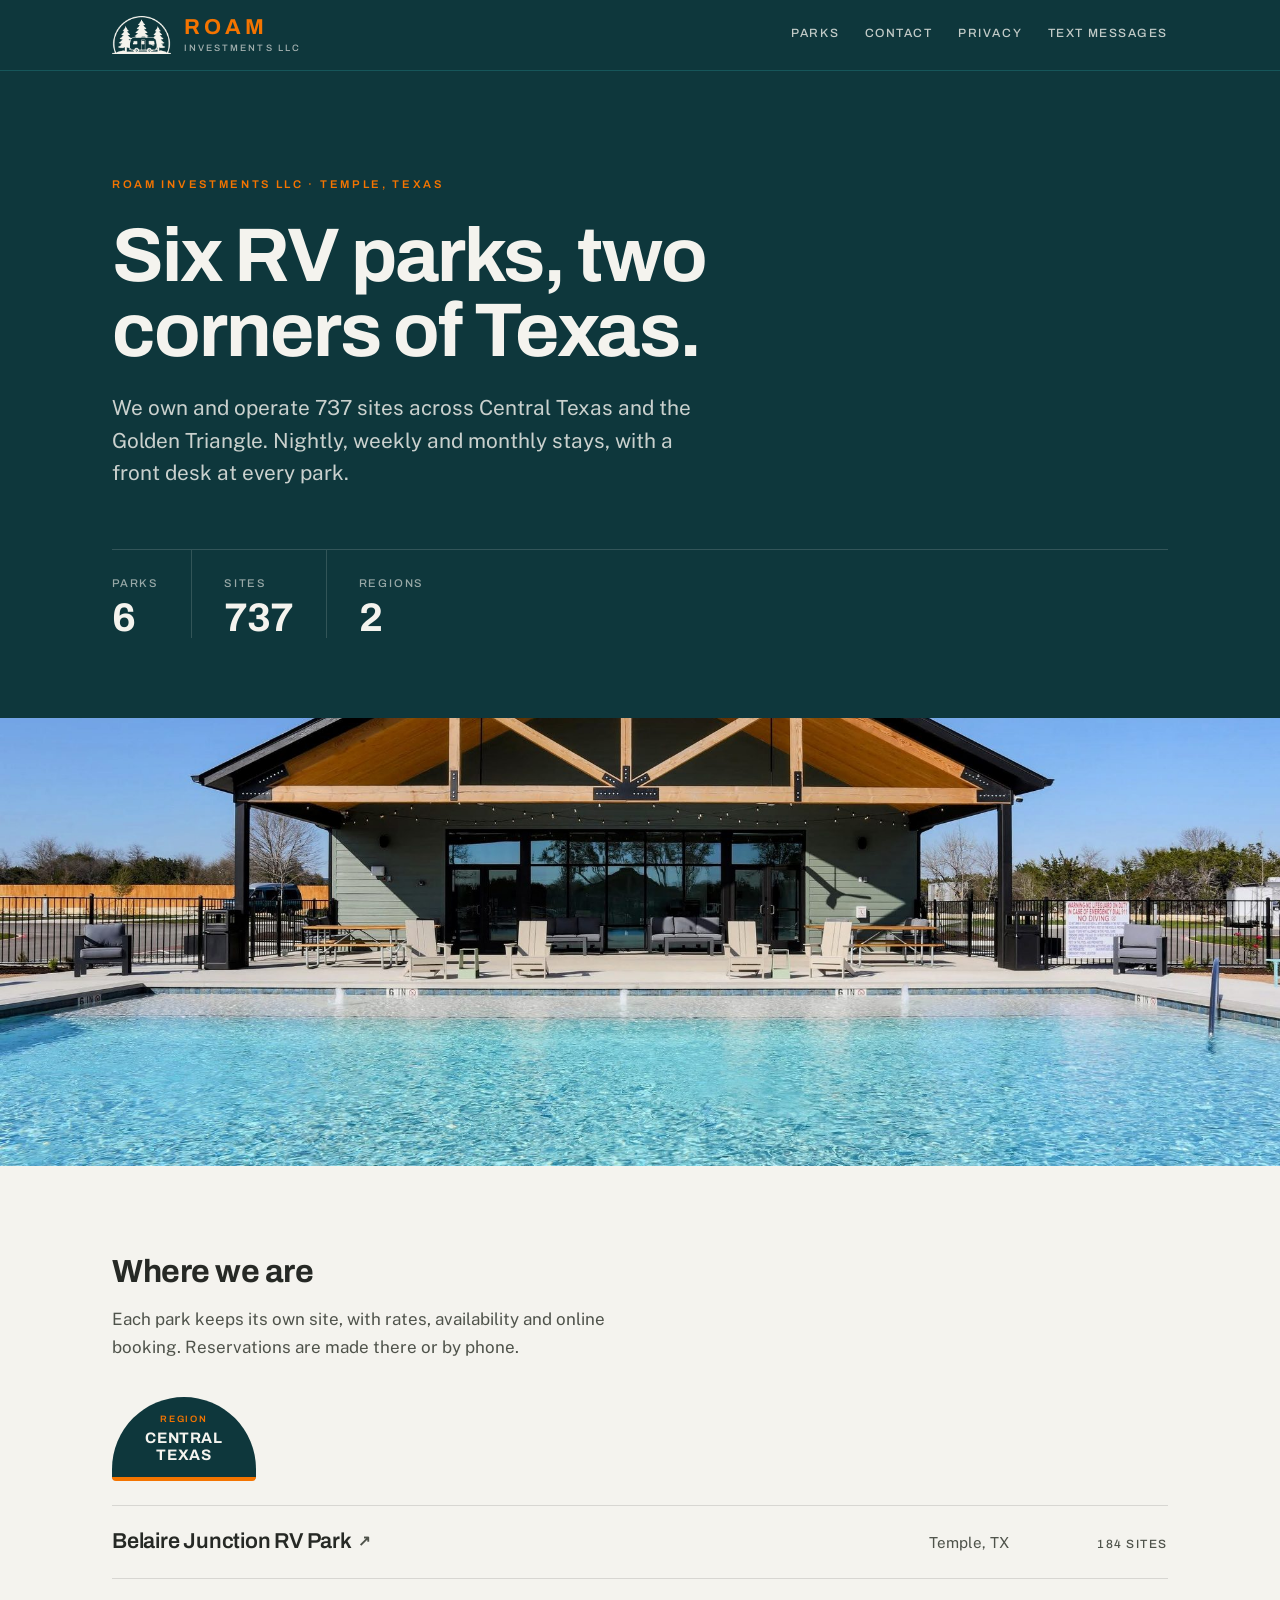
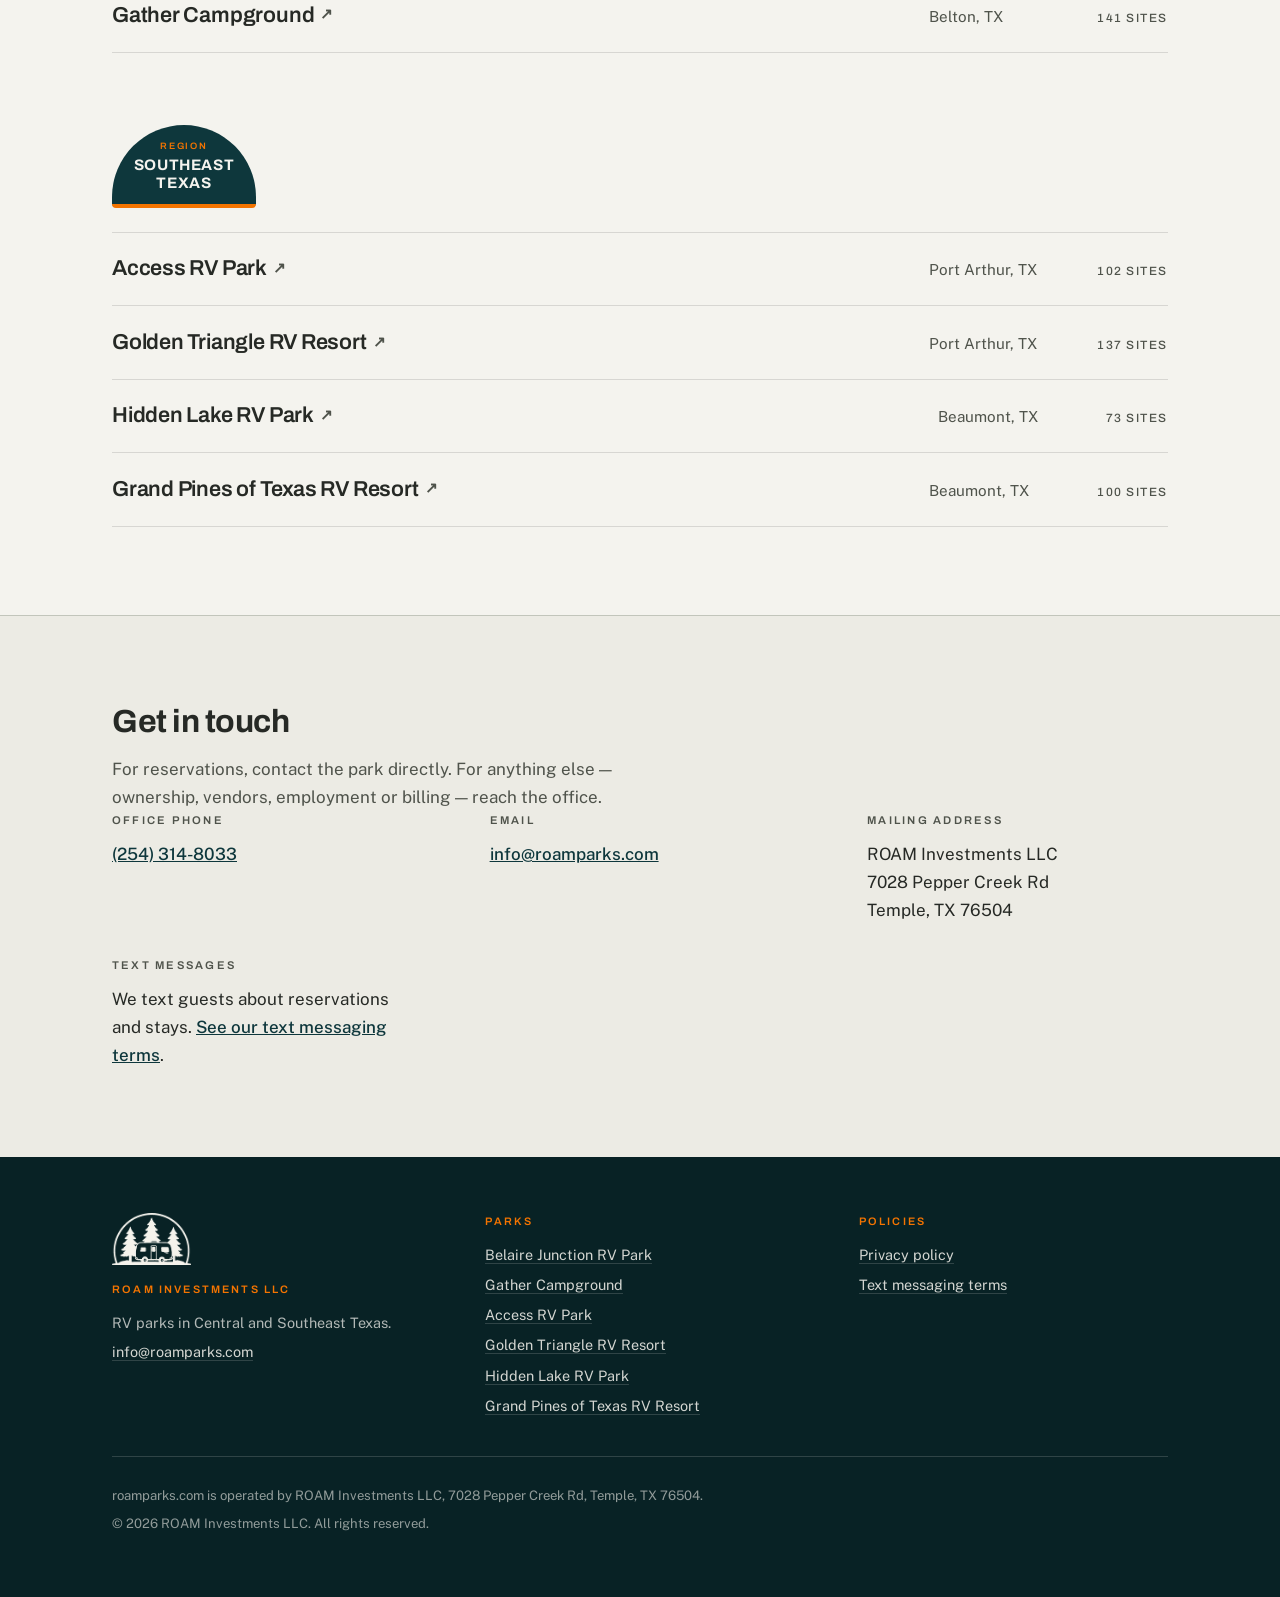
<file: index.html>
<!DOCTYPE html>
<html lang="en">
<head>
<meta charset="utf-8">
<meta name="viewport" content="width=device-width, initial-scale=1">
<title>ROAM Investments LLC — RV parks in Central and Southeast Texas</title>
<meta name="description" content="ROAM Investments LLC owns and operates six RV parks in Texas — 737 sites across Central Texas and the Golden Triangle.">
<meta property="og:title" content="ROAM Investments LLC">
<meta property="og:description" content="Six RV parks, 737 sites, across Central and Southeast Texas.">
<meta property="og:type" content="website">
<link rel="preconnect" href="https://fonts.googleapis.com">
<link rel="preconnect" href="https://fonts.gstatic.com" crossorigin>
<link href="https://fonts.googleapis.com/css2?family=Archivo:wght@500;600;700&family=Public+Sans:wght@400;500&display=swap" rel="stylesheet">
<!-- Interim office line: Belaire Junction, (254) 314-8033. Swap for the ROAM corporate line when provisioned. -->
<link rel="icon" href="icon-512.png" sizes="512x512">
<link rel="apple-touch-icon" href="apple-touch-icon.png">
<link rel="stylesheet" href="styles.css">
</head>
<body>
<a class="skip" href="#main">Skip to content</a>

<header class="masthead">
  <div class="wrap masthead__inner">
    <a class="lockup" href="/">
      <img src="roam-badge-white.png" alt="" width="183" height="120">
      <span class="lockup__text">
        <span class="lockup__name">ROAM</span>
        <span class="lockup__sub">Investments LLC</span>
      </span>
    </a>
    <nav aria-label="Main">
      <a href="#parks">Parks</a>
      <a href="#contact">Contact</a>
      <a href="privacy.html">Privacy</a>
      <a href="sms-terms.html">Text messages</a>
    </nav>
  </div>
</header>

<main id="main">

  <section class="hero">
    <div class="wrap">
      <p class="eyebrow rise">ROAM Investments LLC &middot; Temple, Texas</p>
      <h1 class="rise">Six RV parks, two corners of Texas.</h1>
      <p class="hero__lede rise">We own and operate 737 sites across Central Texas and the
        Golden Triangle. Nightly, weekly and monthly stays, with a front desk at every park.</p>

      <dl class="tally rise">
        <div><dt>Parks</dt><dd>6</dd></div>
        <div><dt>Sites</dt><dd>737</dd></div>
        <div><dt>Regions</dt><dd>2</dd></div>
      </dl>
    </div>
  </section>

  <figure class="plate">
    <img src="hero.jpg" width="2000" height="1333"
         alt="The pool and clubhouse pavilion at a ROAM RV park under a clear Texas sky."
         loading="eager" decoding="async">
  </figure>

  <section class="section" id="parks">
    <div class="wrap">
      <h2>Where we are</h2>
      <p class="section__lede">Each park keeps its own site, with rates, availability and
        online booking. Reservations are made there or by phone.</p>

      <div class="region">
        <div class="marker">
          <span class="marker__top">Region</span>
          <span class="marker__label">Central<br>Texas</span>
        </div>
        <ul class="parks">
          <li>
            <span class="park__name">
              <a href="https://belairejunctionrvpark.com/" rel="noopener">Belaire Junction RV Park</a>
            </span>
            <span class="park__place">Temple, TX</span>
            <span class="park__sites">184 sites</span>
          </li>
          <li>
            <span class="park__name">
              <a href="https://gathercampgroundbellcounty.com/" rel="noopener">Gather Campground</a>
            </span>
            <span class="park__place">Belton, TX</span>
            <span class="park__sites">141 sites</span>
          </li>
        </ul>
      </div>

      <div class="region">
        <div class="marker">
          <span class="marker__top">Region</span>
          <span class="marker__label">Southeast<br>Texas</span>
        </div>
        <ul class="parks">
          <li>
            <span class="park__name">
              <a href="https://www.accessrvpark.com/" rel="noopener">Access RV Park</a>
            </span>
            <span class="park__place">Port Arthur, TX</span>
            <span class="park__sites">102 sites</span>
          </li>
          <li>
            <span class="park__name">
              <a href="https://goldentrianglervresort.com/" rel="noopener">Golden Triangle RV Resort</a>
            </span>
            <span class="park__place">Port Arthur, TX</span>
            <span class="park__sites">137 sites</span>
          </li>
          <li>
            <span class="park__name">
              <a href="https://www.hiddenlakervparktx.com/" rel="noopener">Hidden Lake RV Park</a>
            </span>
            <span class="park__place">Beaumont, TX</span>
            <span class="park__sites">73 sites</span>
          </li>
          <li>
            <span class="park__name">
              <a href="https://grandpinesrvresort.com/" rel="noopener">Grand Pines of Texas RV Resort</a>
            </span>
            <span class="park__place">Beaumont, TX</span>
            <span class="park__sites">100 sites</span>
          </li>
        </ul>
      </div>
    </div>
  </section>

  <section class="section contact" id="contact">
    <div class="wrap">
      <h2>Get in touch</h2>
      <p class="section__lede">For reservations, contact the park directly. For anything
        else — ownership, vendors, employment or billing — reach the office.</p>
      <div class="contact__grid">
        <div>
          <h3>Office phone</h3>
          <!-- TODO: replace with the ROAM Investments corporate line before publishing -->
          <p><a href="tel:+12543148033">(254) 314-8033</a></p>
        </div>
        <div>
          <h3>Email</h3>
          <p><a href="mailto:info@roamparks.com">info@roamparks.com</a></p>
        </div>
        <div>
          <h3>Mailing address</h3>
          <p>ROAM Investments LLC<br>
             7028 Pepper Creek Rd<br>
             Temple, TX 76504</p>
        </div>
        <div>
          <h3>Text messages</h3>
          <p>We text guests about reservations and stays.
             <a href="sms-terms.html">See our text messaging terms</a>.</p>
        </div>
      </div>
    </div>
  </section>

</main>

<footer class="foot">
  <div class="wrap">
    <div class="foot__grid">
      <div>
        <img class="foot__mark" src="roam-badge-white.png" alt="ROAM Investments LLC" width="183" height="120">
        <h4>ROAM Investments LLC</h4>
        <p>RV parks in Central and Southeast Texas.</p>
        <p><a href="mailto:info@roamparks.com">info@roamparks.com</a></p>
      </div>
      <div>
        <h4>Parks</h4>
        <ul>
          <li><a href="https://belairejunctionrvpark.com/" rel="noopener">Belaire Junction RV Park</a></li>
          <li><a href="https://gathercampgroundbellcounty.com/" rel="noopener">Gather Campground</a></li>
          <li><a href="https://www.accessrvpark.com/" rel="noopener">Access RV Park</a></li>
          <li><a href="https://goldentrianglervresort.com/" rel="noopener">Golden Triangle RV Resort</a></li>
          <li><a href="https://www.hiddenlakervparktx.com/" rel="noopener">Hidden Lake RV Park</a></li>
          <li><a href="https://grandpinesrvresort.com/" rel="noopener">Grand Pines of Texas RV Resort</a></li>
        </ul>
      </div>
      <div>
        <h4>Policies</h4>
        <ul>
          <li><a href="privacy.html">Privacy policy</a></li>
          <li><a href="sms-terms.html">Text messaging terms</a></li>
        </ul>
      </div>
    </div>
    <div class="foot__legal">
      <p>roamparks.com is operated by ROAM Investments LLC, 7028 Pepper Creek Rd, Temple, TX 76504.</p>
      <p>&copy; 2026 ROAM Investments LLC. All rights reserved.</p>
    </div>
  </div>
</footer>

</body>
</html>
</file>
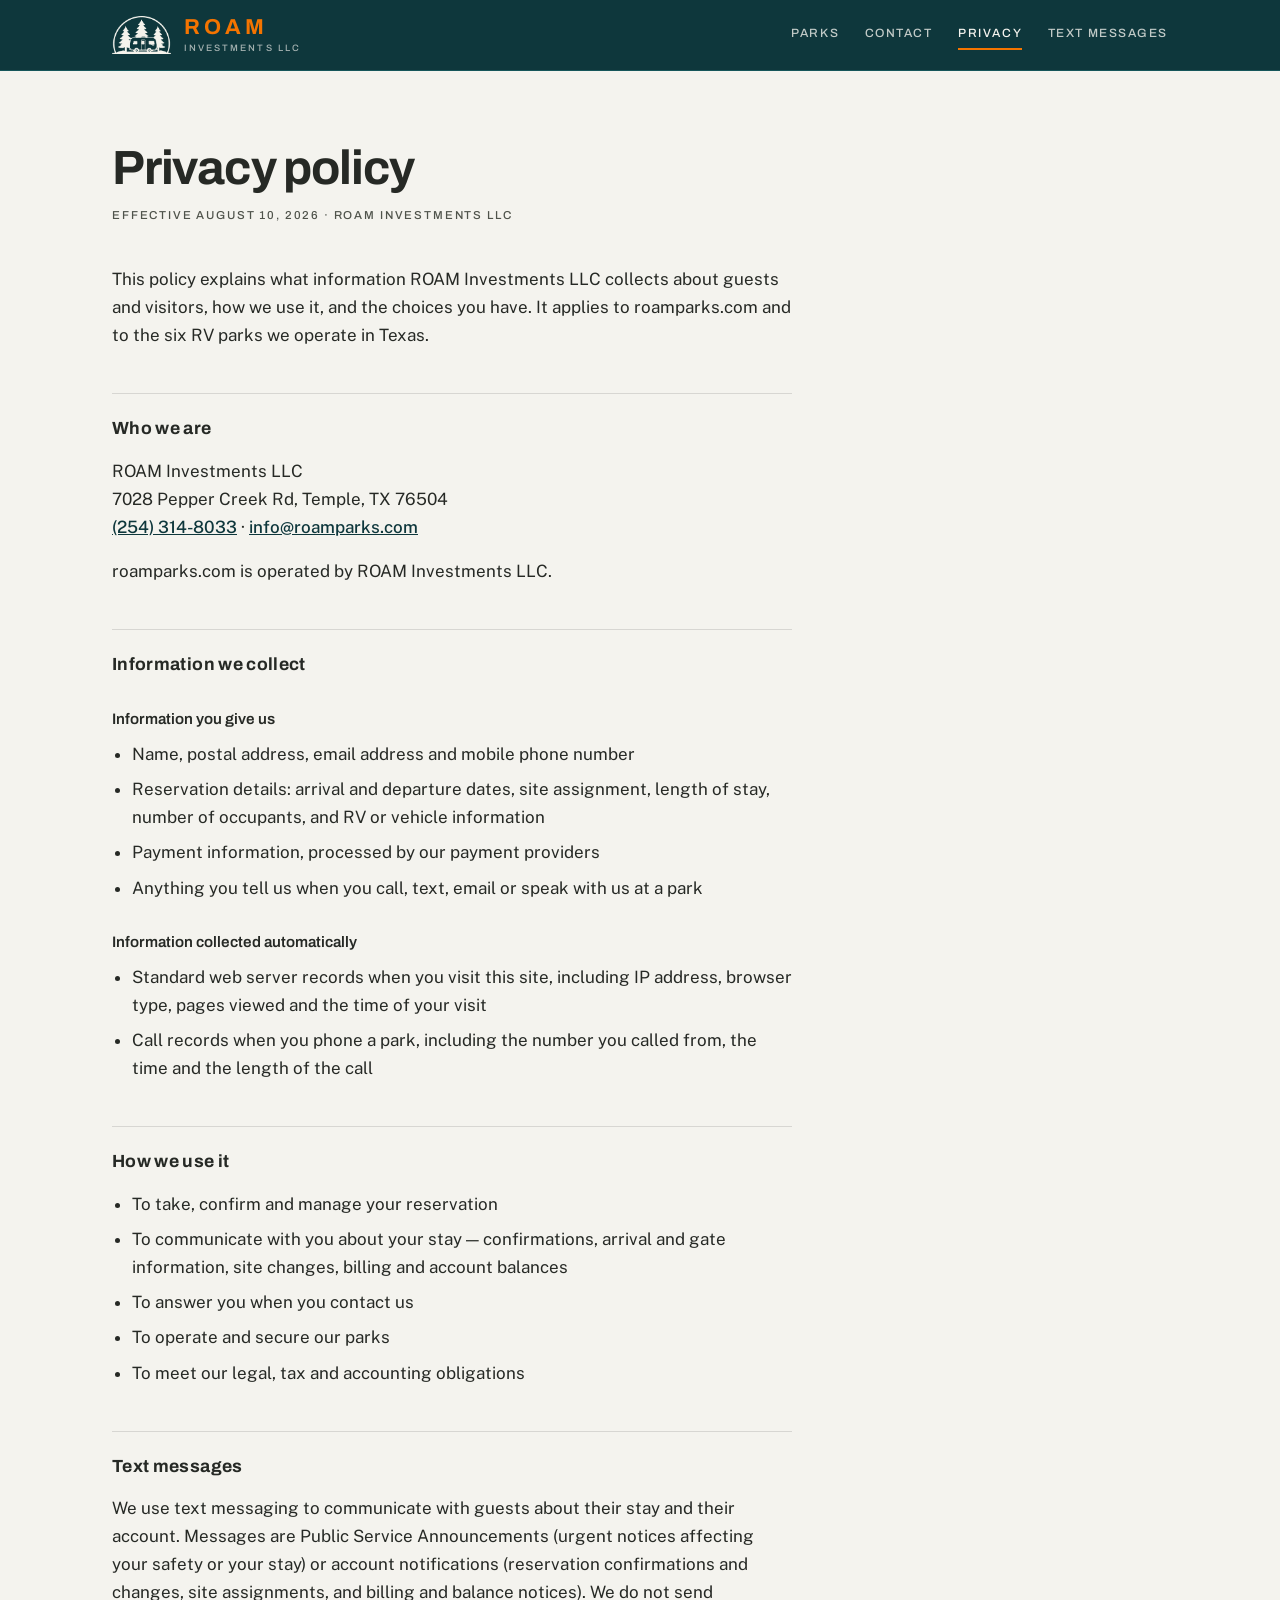
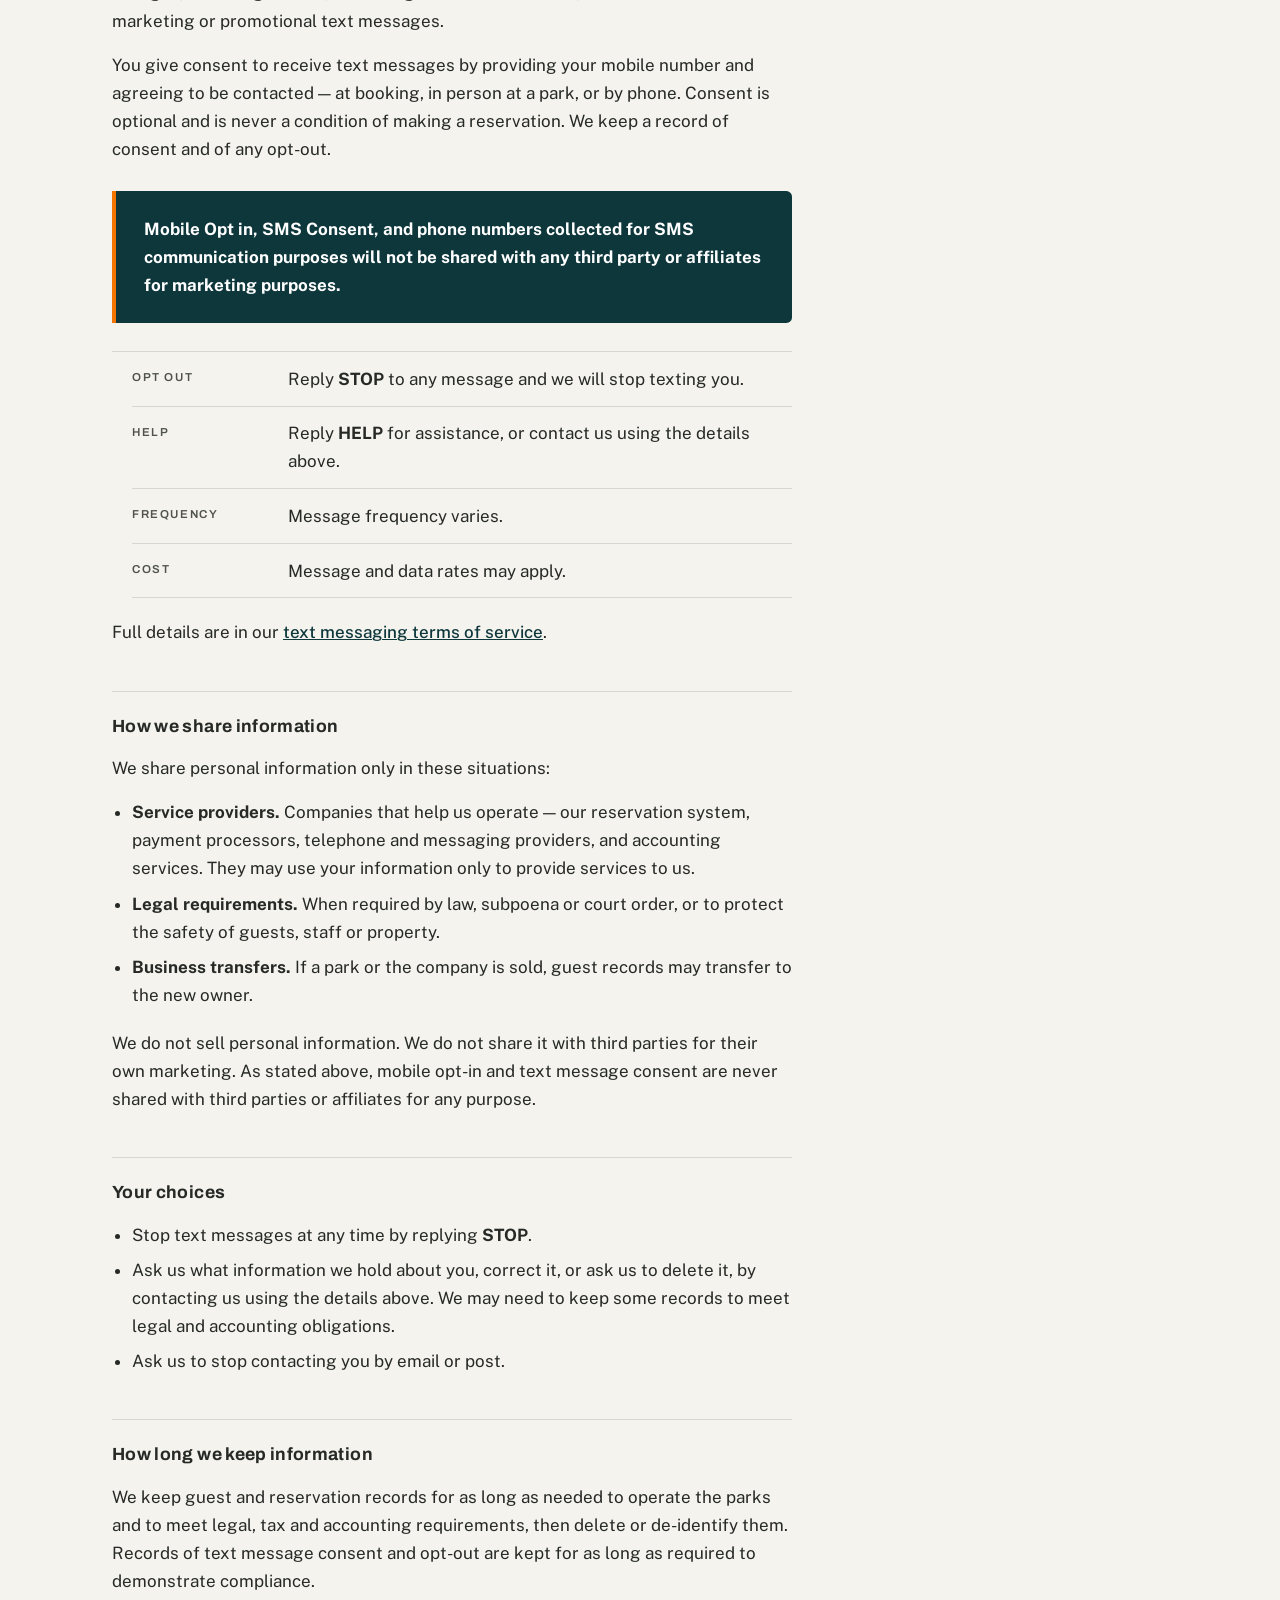
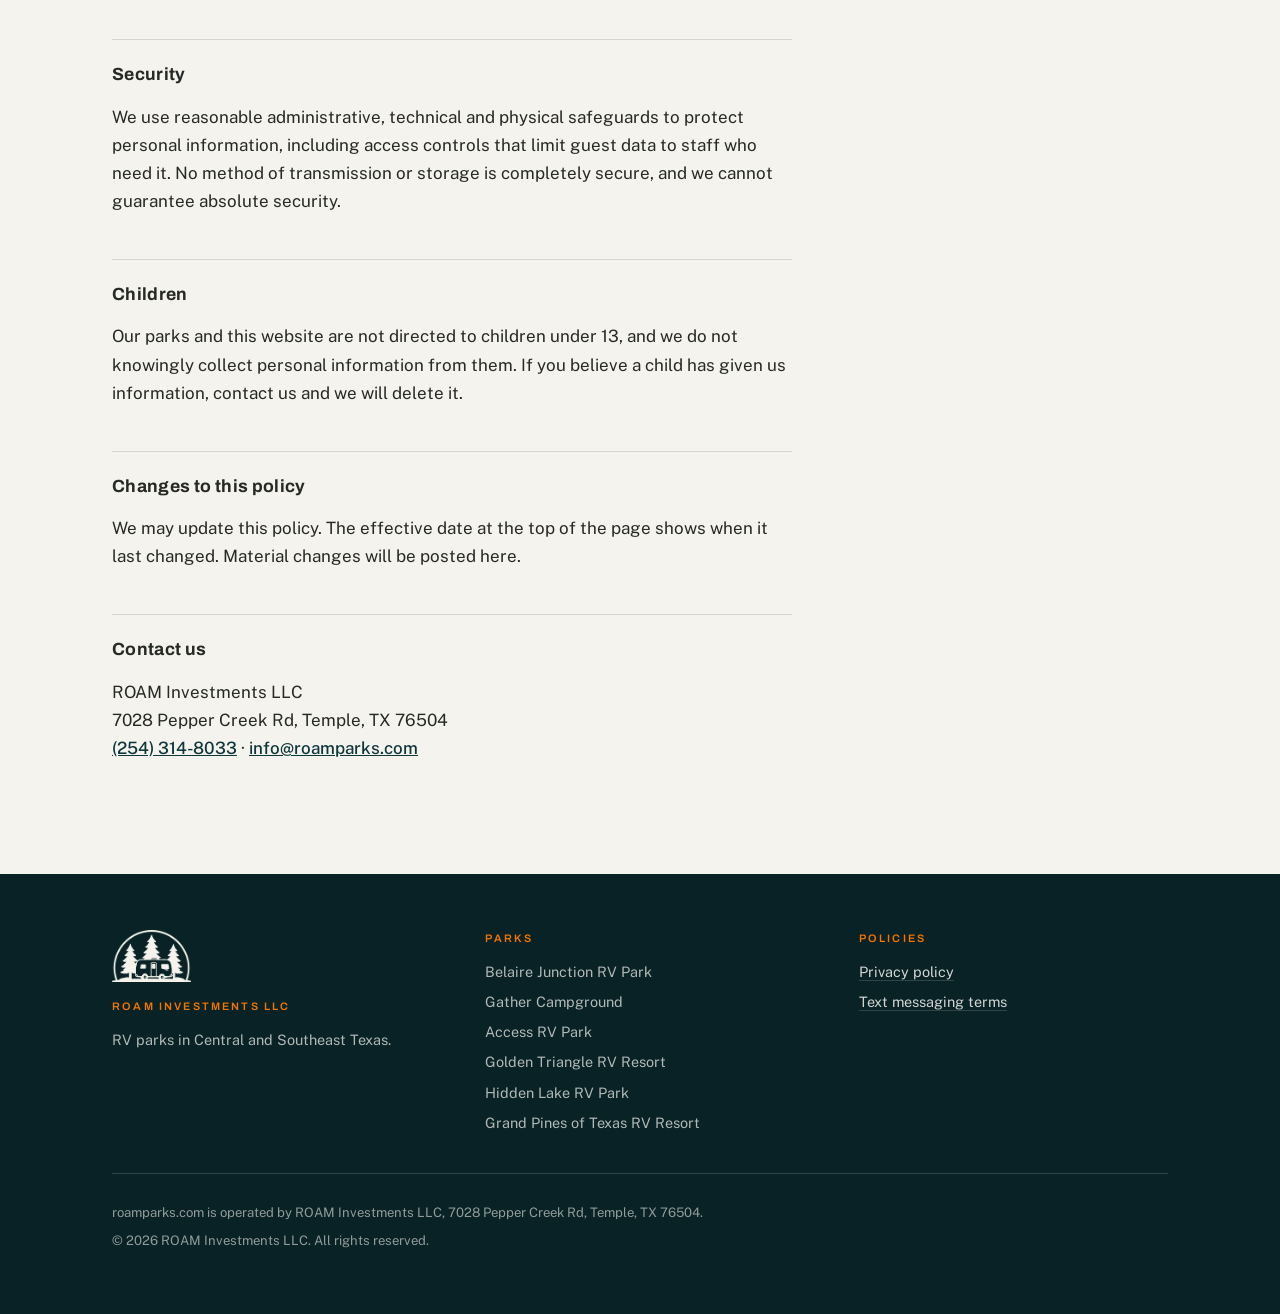
<file: privacy.html>
<!DOCTYPE html>
<html lang="en">
<head>
<meta charset="utf-8">
<meta name="viewport" content="width=device-width, initial-scale=1">
<title>Privacy policy — ROAM Investments LLC</title>
<meta name="description" content="How ROAM Investments LLC collects, uses and protects guest information, including text message consent.">
<link rel="preconnect" href="https://fonts.googleapis.com">
<link rel="preconnect" href="https://fonts.gstatic.com" crossorigin>
<link href="https://fonts.googleapis.com/css2?family=Archivo:wght@500;600;700&family=Public+Sans:wght@400;500&display=swap" rel="stylesheet">
<!-- Interim office line: Belaire Junction, (254) 314-8033. Swap for the ROAM corporate line when provisioned. -->
<link rel="icon" href="icon-512.png" sizes="512x512">
<link rel="apple-touch-icon" href="apple-touch-icon.png">
<link rel="stylesheet" href="styles.css">
</head>
<body>
<a class="skip" href="#main">Skip to content</a>

<header class="masthead">
  <div class="wrap masthead__inner">
    <a class="lockup" href="index.html">
      <img src="roam-badge-white.png" alt="" width="183" height="120">
      <span class="lockup__text">
        <span class="lockup__name">ROAM</span>
        <span class="lockup__sub">Investments LLC</span>
      </span>
    </a>
    <nav aria-label="Main">
      <a href="index.html#parks">Parks</a>
      <a href="index.html#contact">Contact</a>
      <a href="privacy.html" aria-current="page">Privacy</a>
      <a href="sms-terms.html">Text messages</a>
    </nav>
  </div>
</header>

<main id="main" class="doc">
  <div class="wrap">

    <div class="doc__head">
      <h1>Privacy policy</h1>
      <p class="doc__meta">Effective August 10, 2026 &middot; ROAM Investments LLC</p>
    </div>

    <div class="doc__body">

      <p>This policy explains what information ROAM Investments LLC collects about guests
        and visitors, how we use it, and the choices you have. It applies to roamparks.com
        and to the six RV parks we operate in Texas.</p>

      <h2>Who we are</h2>
      <p>ROAM Investments LLC<br>
         7028 Pepper Creek Rd, Temple, TX 76504<br>
         <!-- TODO: add corporate phone and email before publishing -->
         <a href="tel:+12543148033">(254) 314-8033</a>
         &middot;
         <a href="mailto:info@roamparks.com">info@roamparks.com</a></p>
      <p>roamparks.com is operated by ROAM Investments LLC.</p>

      <h2>Information we collect</h2>

      <h3>Information you give us</h3>
      <ul>
        <li>Name, postal address, email address and mobile phone number</li>
        <li>Reservation details: arrival and departure dates, site assignment, length of stay,
          number of occupants, and RV or vehicle information</li>
        <li>Payment information, processed by our payment providers</li>
        <li>Anything you tell us when you call, text, email or speak with us at a park</li>
      </ul>

      <h3>Information collected automatically</h3>
      <ul>
        <li>Standard web server records when you visit this site, including IP address,
          browser type, pages viewed and the time of your visit</li>
        <li>Call records when you phone a park, including the number you called from,
          the time and the length of the call</li>
      </ul>

      <h2>How we use it</h2>
      <ul>
        <li>To take, confirm and manage your reservation</li>
        <li>To communicate with you about your stay — confirmations, arrival and gate
          information, site changes, billing and account balances</li>
        <li>To answer you when you contact us</li>
        <li>To operate and secure our parks</li>
        <li>To meet our legal, tax and accounting obligations</li>
      </ul>

      <h2>Text messages</h2>

      <p>We use text messaging to communicate with guests about their stay and their
        account. Messages are Public Service Announcements (urgent notices affecting your safety or
        your stay) or account notifications (reservation confirmations and changes, site
        assignments, and billing and balance notices). We do not send marketing or
        promotional text messages.</p>

      <p>You give consent to receive text messages by providing your mobile number and
        agreeing to be contacted — at booking, in person at a park, or by phone.
        Consent is optional and is never a condition of making a reservation. We keep a
        record of consent and of any opt-out.</p>

      <div class="callout">
        <p><strong>Mobile Opt in, SMS Consent, and phone numbers collected for SMS
          communication purposes will not be shared with any third party or affiliates
          for marketing purposes.</strong></p>
      </div>

      <ul class="keyterms">
        <li><b>Opt out</b><span>Reply <strong>STOP</strong> to any message and we will stop texting you.</span></li>
        <li><b>Help</b><span>Reply <strong>HELP</strong> for assistance, or contact us using the details above.</span></li>
        <li><b>Frequency</b><span>Message frequency varies.</span></li>
        <li><b>Cost</b><span>Message and data rates may apply.</span></li>
      </ul>

      <p>Full details are in our <a href="sms-terms.html">text messaging terms of service</a>.</p>

      <h2>How we share information</h2>

      <p>We share personal information only in these situations:</p>
      <ul>
        <li><strong>Service providers.</strong> Companies that help us operate — our reservation
          system, payment processors, telephone and messaging providers, and accounting
          services. They may use your information only to provide services to us.</li>
        <li><strong>Legal requirements.</strong> When required by law, subpoena or court order,
          or to protect the safety of guests, staff or property.</li>
        <li><strong>Business transfers.</strong> If a park or the company is sold, guest records
          may transfer to the new owner.</li>
      </ul>

      <p>We do not sell personal information. We do not share it with third parties for
        their own marketing. As stated above, mobile opt-in and text message consent are
        never shared with third parties or affiliates for any purpose.</p>

      <h2>Your choices</h2>
      <ul>
        <li>Stop text messages at any time by replying <strong>STOP</strong>.</li>
        <li>Ask us what information we hold about you, correct it, or ask us to delete it,
          by contacting us using the details above. We may need to keep some records to meet
          legal and accounting obligations.</li>
        <li>Ask us to stop contacting you by email or post.</li>
      </ul>

      <h2>How long we keep information</h2>
      <p>We keep guest and reservation records for as long as needed to operate the parks
        and to meet legal, tax and accounting requirements, then delete or de-identify them.
        Records of text message consent and opt-out are kept for as long as required to
        demonstrate compliance.</p>

      <h2>Security</h2>
      <p>We use reasonable administrative, technical and physical safeguards to protect
        personal information, including access controls that limit guest data to staff who
        need it. No method of transmission or storage is completely secure, and we cannot
        guarantee absolute security.</p>

      <h2>Children</h2>
      <p>Our parks and this website are not directed to children under 13, and we do not
        knowingly collect personal information from them. If you believe a child has given
        us information, contact us and we will delete it.</p>

      <h2>Changes to this policy</h2>
      <p>We may update this policy. The effective date at the top of the page shows when it
        last changed. Material changes will be posted here.</p>

      <h2>Contact us</h2>
      <p>ROAM Investments LLC<br>
         7028 Pepper Creek Rd, Temple, TX 76504<br>
         <a href="tel:+12543148033">(254) 314-8033</a>
         &middot;
         <a href="mailto:info@roamparks.com">info@roamparks.com</a></p>

    </div>
  </div>
</main>

<footer class="foot">
  <div class="wrap">
    <div class="foot__grid">
      <div>
        <img class="foot__mark" src="roam-badge-white.png" alt="ROAM Investments LLC" width="183" height="120">
        <h4>ROAM Investments LLC</h4>
        <p>RV parks in Central and Southeast Texas.</p>
      </div>
      <div>
        <h4>Parks</h4>
        <ul>
          <li>Belaire Junction RV Park</li>
          <li>Gather Campground</li>
          <li>Access RV Park</li>
          <li>Golden Triangle RV Resort</li>
          <li>Hidden Lake RV Park</li>
          <li>Grand Pines of Texas RV Resort</li>
        </ul>
      </div>
      <div>
        <h4>Policies</h4>
        <ul>
          <li><a href="privacy.html">Privacy policy</a></li>
          <li><a href="sms-terms.html">Text messaging terms</a></li>
        </ul>
      </div>
    </div>
    <div class="foot__legal">
      <p>roamparks.com is operated by ROAM Investments LLC, 7028 Pepper Creek Rd, Temple, TX 76504.</p>
      <p>&copy; 2026 ROAM Investments LLC. All rights reserved.</p>
    </div>
  </div>
</footer>

</body>
</html>
</file>
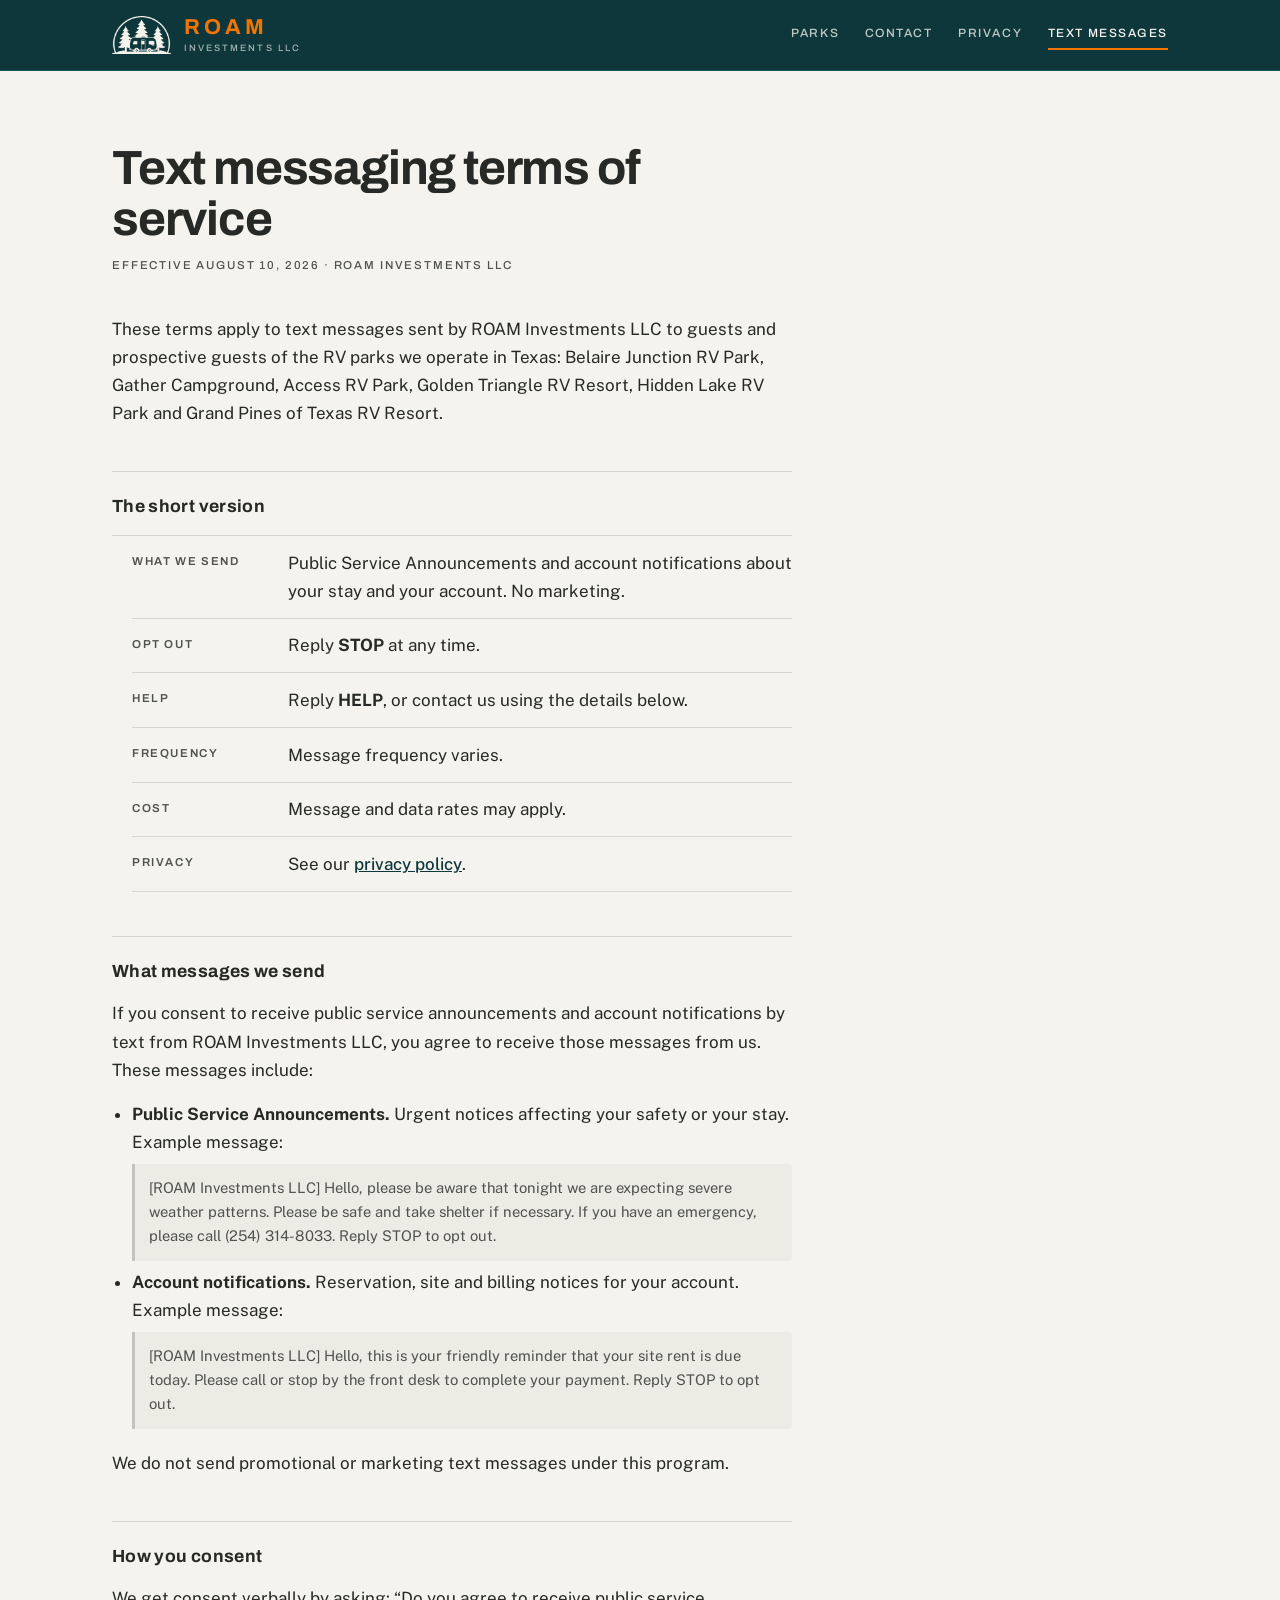
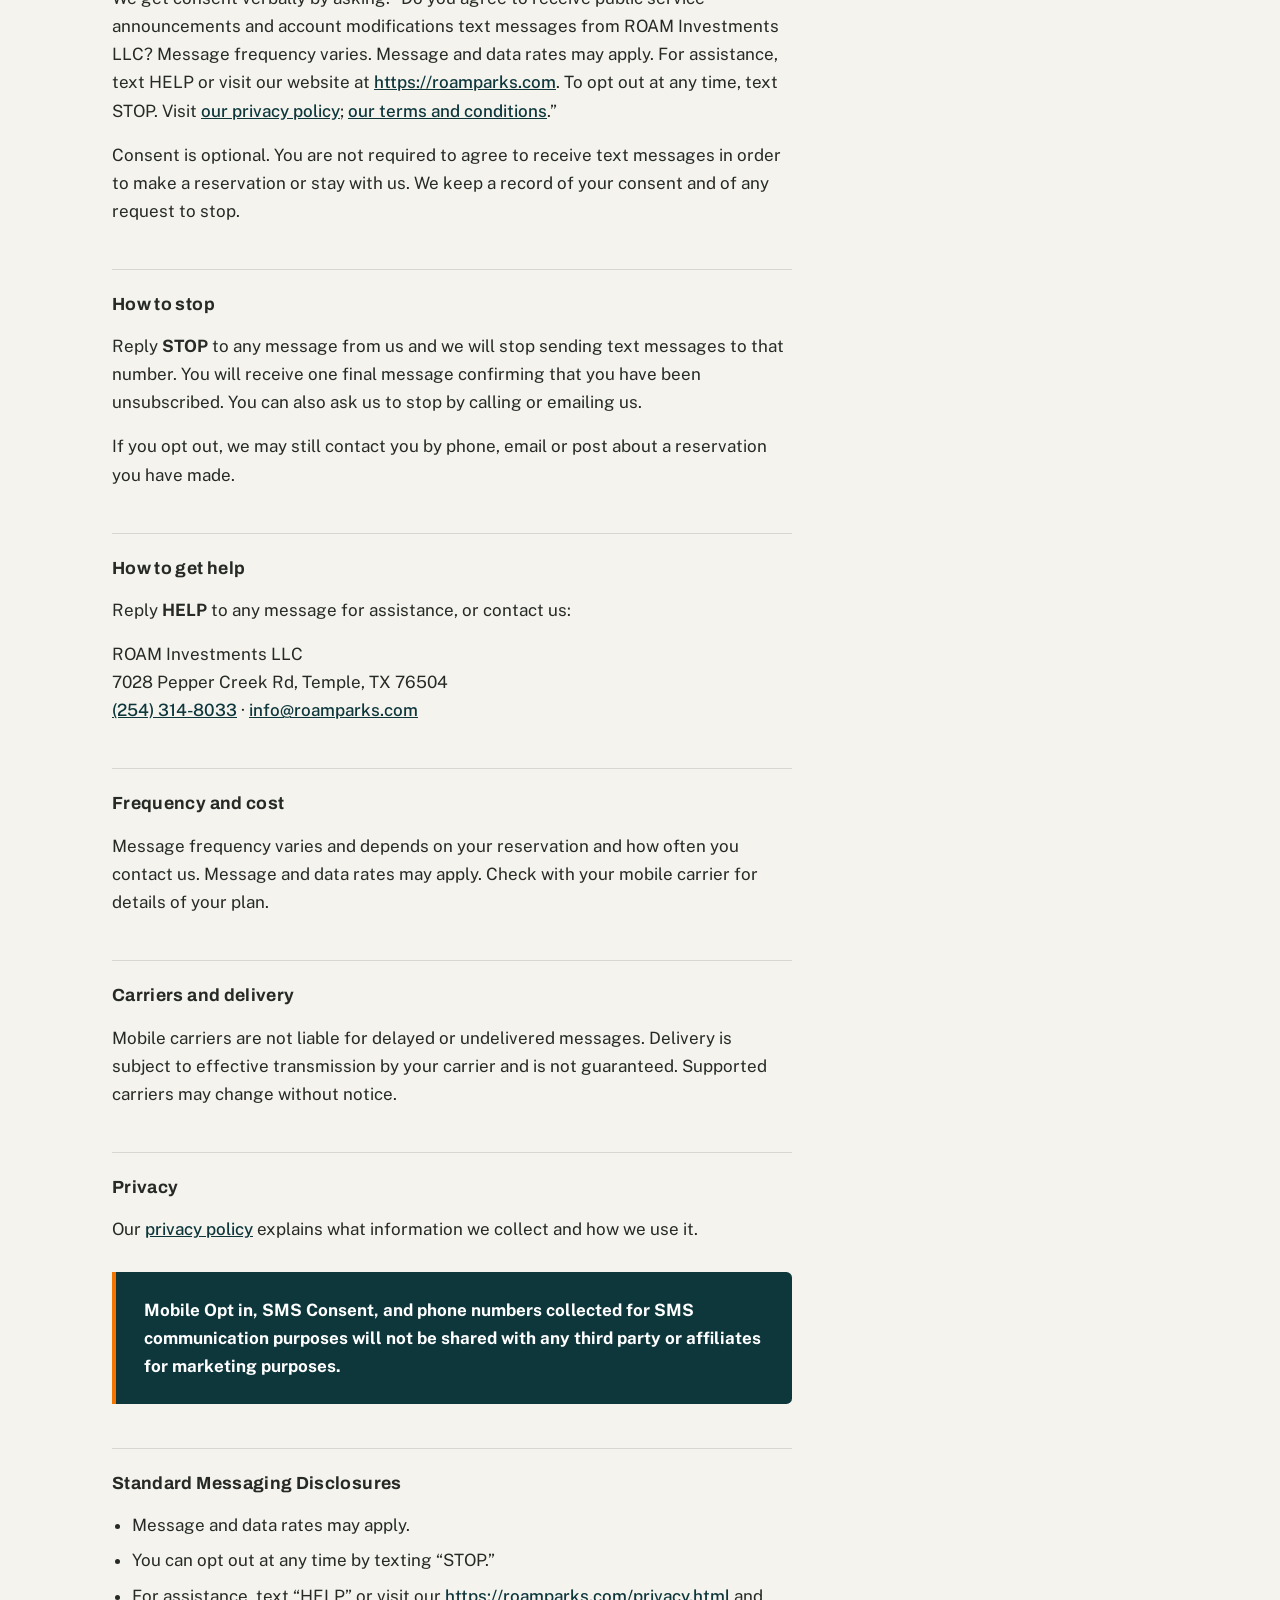
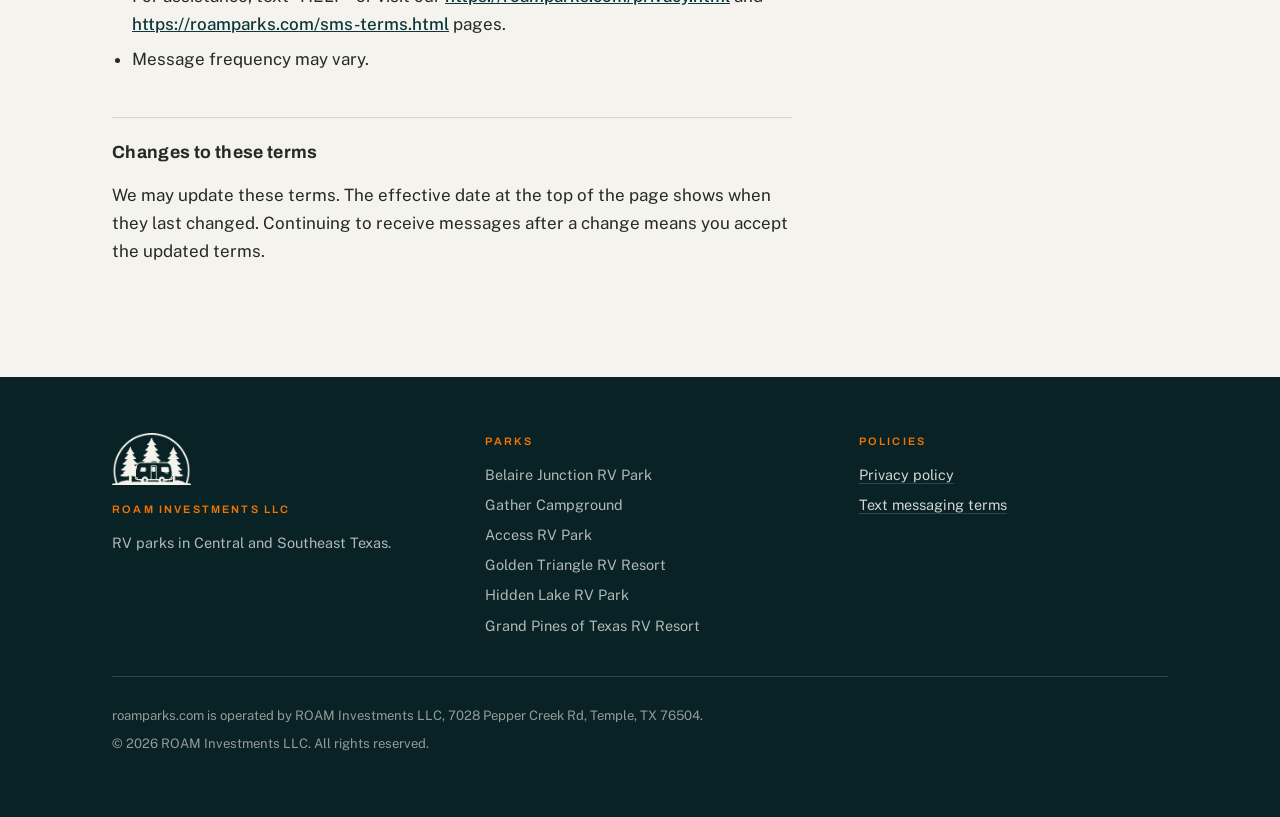
<file: sms-terms.html>
<!DOCTYPE html>
<html lang="en">
<head>
<meta charset="utf-8">
<meta name="viewport" content="width=device-width, initial-scale=1">
<title>Text messaging terms — ROAM Investments LLC</title>
<meta name="description" content="Terms of service for text messages sent by ROAM Investments LLC to guests of its Texas RV parks.">
<link rel="preconnect" href="https://fonts.googleapis.com">
<link rel="preconnect" href="https://fonts.gstatic.com" crossorigin>
<link href="https://fonts.googleapis.com/css2?family=Archivo:wght@500;600;700&family=Public+Sans:wght@400;500&display=swap" rel="stylesheet">
<!-- Interim office line: Belaire Junction, (254) 314-8033. Swap for the ROAM corporate line when provisioned. -->
<link rel="icon" href="icon-512.png" sizes="512x512">
<link rel="apple-touch-icon" href="apple-touch-icon.png">
<link rel="stylesheet" href="styles.css">
</head>
<body>
<a class="skip" href="#main">Skip to content</a>

<header class="masthead">
  <div class="wrap masthead__inner">
    <a class="lockup" href="index.html">
      <img src="roam-badge-white.png" alt="" width="183" height="120">
      <span class="lockup__text">
        <span class="lockup__name">ROAM</span>
        <span class="lockup__sub">Investments LLC</span>
      </span>
    </a>
    <nav aria-label="Main">
      <a href="index.html#parks">Parks</a>
      <a href="index.html#contact">Contact</a>
      <a href="privacy.html">Privacy</a>
      <a href="sms-terms.html" aria-current="page">Text messages</a>
    </nav>
  </div>
</header>

<main id="main" class="doc">
  <div class="wrap">

    <div class="doc__head">
      <h1>Text messaging terms of service</h1>
      <p class="doc__meta">Effective August 10, 2026 &middot; ROAM Investments LLC</p>
    </div>

    <div class="doc__body">

      <p>These terms apply to text messages sent by ROAM Investments LLC to guests and
        prospective guests of the RV parks we operate in Texas: Belaire Junction RV Park,
        Gather Campground, Access RV Park, Golden Triangle RV Resort, Hidden Lake RV Park
        and Grand Pines of Texas RV Resort.</p>

      <h2>The short version</h2>

      <ul class="keyterms">
        <li><b>What we send</b><span>Public Service Announcements and account notifications about your stay and your account. No marketing.</span></li>
        <li><b>Opt out</b><span>Reply <strong>STOP</strong> at any time.</span></li>
        <li><b>Help</b><span>Reply <strong>HELP</strong>, or contact us using the details below.</span></li>
        <li><b>Frequency</b><span>Message frequency varies.</span></li>
        <li><b>Cost</b><span>Message and data rates may apply.</span></li>
        <li><b>Privacy</b><span>See our <a href="privacy.html">privacy policy</a>.</span></li>
      </ul>

      <h2>What messages we send</h2>

      <p>If you consent to receive public service announcements and account notifications by text from
        ROAM Investments LLC, you agree to receive those messages from us. These messages
        include:</p>

      <ul>
        <li><strong>Public Service Announcements.</strong> Urgent notices affecting your safety or your
          stay. Example message:
          <span class="sample">[ROAM Investments LLC] Hello, please be aware that tonight we
          are expecting severe weather patterns. Please be safe and take shelter if necessary.
          If you have an emergency, please call (254) 314-8033. Reply STOP to opt out.</span></li>
        <li><strong>Account notifications.</strong> Reservation, site and billing notices for
          your account. Example message:
          <span class="sample">[ROAM Investments LLC] Hello, this is your friendly reminder
          that your site rent is due today. Please call or stop by the front desk to complete
          your payment. Reply STOP to opt out.</span></li>
      </ul>

      <p>We do not send promotional or marketing text messages under this program.</p>

      <h2>How you consent</h2>

      <p>We get consent verbally by asking: &ldquo;Do you agree to receive public service announcements
        and account modifications text messages from ROAM Investments LLC? Message frequency
        varies. Message and data rates may apply. For assistance, text HELP or visit our
        website at <a href="https://roamparks.com">https://roamparks.com</a>. To opt out at
        any time, text STOP. Visit
        <a href="https://roamparks.com/privacy.html">our privacy policy</a>;
        <a href="https://roamparks.com/sms-terms.html">our terms and conditions</a>.&rdquo;</p>

      <p>Consent is optional. You are not required to agree to receive text messages in
        order to make a reservation or stay with us. We keep a record of your consent and of
        any request to stop.</p>

      <h2>How to stop</h2>

      <p>Reply <strong>STOP</strong> to any message from us and we will stop sending text
        messages to that number. You will receive one final message confirming that you have
        been unsubscribed. You can also ask us to stop by calling or emailing us.</p>

      <p>If you opt out, we may still contact you by phone, email or post about a reservation
        you have made.</p>

      <h2>How to get help</h2>

      <p>Reply <strong>HELP</strong> to any message for assistance, or contact us:</p>
      <p>ROAM Investments LLC<br>
         7028 Pepper Creek Rd, Temple, TX 76504<br>
         <!-- TODO: add corporate phone and email before publishing -->
         <a href="tel:+12543148033">(254) 314-8033</a>
         &middot;
         <a href="mailto:info@roamparks.com">info@roamparks.com</a></p>

      <h2>Frequency and cost</h2>

      <p>Message frequency varies and depends on your reservation and how often you contact
        us. Message and data rates may apply. Check with your mobile carrier for details of
        your plan.</p>

      <h2>Carriers and delivery</h2>

      <p>Mobile carriers are not liable for delayed or undelivered messages. Delivery is
        subject to effective transmission by your carrier and is not guaranteed. Supported
        carriers may change without notice.</p>

      <h2>Privacy</h2>

      <p>Our <a href="privacy.html">privacy policy</a> explains what information we collect
        and how we use it.</p>

      <div class="callout">
        <p><strong>Mobile Opt in, SMS Consent, and phone numbers collected for SMS
          communication purposes will not be shared with any third party or affiliates
          for marketing purposes.</strong></p>
      </div>

      <h2>Standard Messaging Disclosures</h2>

      <ul>
        <li>Message and data rates may apply.</li>
        <li>You can opt out at any time by texting &ldquo;STOP.&rdquo;</li>
        <li>For assistance, text &ldquo;HELP&rdquo; or visit our
          <a href="https://roamparks.com/privacy.html">https://roamparks.com/privacy.html</a> and
          <a href="https://roamparks.com/sms-terms.html">https://roamparks.com/sms-terms.html</a> pages.</li>
        <li>Message frequency may vary.</li>
      </ul>

      <h2>Changes to these terms</h2>

      <p>We may update these terms. The effective date at the top of the page shows when they
        last changed. Continuing to receive messages after a change means you accept the
        updated terms.</p>

    </div>
  </div>
</main>

<footer class="foot">
  <div class="wrap">
    <div class="foot__grid">
      <div>
        <img class="foot__mark" src="roam-badge-white.png" alt="ROAM Investments LLC" width="183" height="120">
        <h4>ROAM Investments LLC</h4>
        <p>RV parks in Central and Southeast Texas.</p>
      </div>
      <div>
        <h4>Parks</h4>
        <ul>
          <li>Belaire Junction RV Park</li>
          <li>Gather Campground</li>
          <li>Access RV Park</li>
          <li>Golden Triangle RV Resort</li>
          <li>Hidden Lake RV Park</li>
          <li>Grand Pines of Texas RV Resort</li>
        </ul>
      </div>
      <div>
        <h4>Policies</h4>
        <ul>
          <li><a href="privacy.html">Privacy policy</a></li>
          <li><a href="sms-terms.html">Text messaging terms</a></li>
        </ul>
      </div>
    </div>
    <div class="foot__legal">
      <p>roamparks.com is operated by ROAM Investments LLC, 7028 Pepper Creek Rd, Temple, TX 76504.</p>
      <p>&copy; 2026 ROAM Investments LLC. All rights reserved.</p>
    </div>
  </div>
</footer>

</body>
</html>
</file>
<file: styles.css>
/* roamparks.com — ROAM Investments LLC
   Palette lifted verbatim from the ROAM Portal (src/app/globals.css). */

:root {
  --brand:      #0e373c;
  --brand-deep: #0b2c30;
  --brand-dark: #082225;
  --brand-line: #16565a;
  --cream:      #f4f3ee;
  --cream-2:    #ecebe4;
  --muted:      #c2c5bb;
  --accent:     #f47400;
  --accent-600: #d96700;
  --secondary:  #00a6a6;
  --fg:         #262925;
  --fg-soft:    #4f534b;
  --rule:       rgba(38, 41, 37, 0.14);
  --rule-dark:  rgba(244, 243, 238, 0.16);

  --display: 'Archivo', 'Helvetica Neue', Arial, sans-serif;
  --body:    'Public Sans', -apple-system, BlinkMacSystemFont, 'Segoe UI', Roboto, sans-serif;

  --measure: 68ch;
  --gutter: clamp(1.25rem, 5vw, 4rem);
}

*, *::before, *::after { box-sizing: border-box; }
html { -webkit-text-size-adjust: 100%; }

body {
  margin: 0;
  background: var(--cream);
  color: var(--fg);
  font-family: var(--body);
  font-size: 1.0625rem;
  line-height: 1.65;
}

a { color: inherit; }

a:focus-visible, button:focus-visible {
  outline: 3px solid var(--accent);
  outline-offset: 3px;
}

.wrap { width: 100%; max-width: 74rem; margin-inline: auto; padding-inline: var(--gutter); }

.skip {
  position: absolute; left: -9999px; top: 0;
  background: var(--accent); color: #fff;
  padding: 0.75rem 1.25rem;
  font-family: var(--display); font-weight: 600; z-index: 50;
}
.skip:focus { left: 0; }

/* ---------- Masthead ---------- */

.masthead { background: var(--brand); color: var(--cream); border-bottom: 1px solid var(--brand-line); }

.masthead__inner {
  display: flex; flex-wrap: wrap; gap: 1rem 2rem;
  align-items: center; justify-content: space-between;
  padding-block: 1rem;
}

.lockup { display: flex; align-items: center; gap: 0.85rem; text-decoration: none; color: var(--cream); }
.lockup img { display: block; height: 2.4rem; width: auto; }
.lockup__text { display: flex; flex-direction: column; line-height: 1; }

.lockup__name {
  font-family: var(--display); font-weight: 700; font-size: 1.35rem;
  letter-spacing: 0.18em; text-transform: uppercase; color: var(--accent);
}
.lockup__sub {
  font-family: var(--display); font-weight: 500; font-size: 0.58rem;
  letter-spacing: 0.22em; text-transform: uppercase;
  color: rgba(244, 243, 238, 0.66); margin-top: 0.35rem;
}

.masthead nav {
  display: flex; flex-wrap: wrap; gap: 1.6rem;
  font-family: var(--display); font-size: 0.75rem; font-weight: 500;
  letter-spacing: 0.13em; text-transform: uppercase;
}
.masthead nav a {
  color: rgba(244, 243, 238, 0.78); text-decoration: none;
  padding-block: 0.25rem; border-bottom: 2px solid transparent;
}
.masthead nav a:hover, .masthead nav a[aria-current='page'] {
  color: var(--cream); border-bottom-color: var(--accent);
}

/* ---------- Hero ---------- */

.hero {
  background: var(--brand); color: var(--cream);
  padding-block: clamp(3.25rem, 10vw, 6.5rem) clamp(2.75rem, 8vw, 5rem);
}

.eyebrow {
  font-family: var(--display); font-size: 0.7rem; font-weight: 600;
  letter-spacing: 0.24em; text-transform: uppercase;
  color: var(--accent); margin: 0 0 1.5rem;
}

.hero h1 {
  font-family: var(--display); font-weight: 700;
  font-size: clamp(2.4rem, 7.5vw, 4.75rem);
  line-height: 0.99; letter-spacing: -0.025em;
  margin: 0 0 1.5rem; max-width: 16ch;
}

.hero__lede {
  font-size: clamp(1.0625rem, 2.2vw, 1.3rem); line-height: 1.55;
  color: rgba(244, 243, 238, 0.82); max-width: 46ch; margin: 0;
}

.tally { display: flex; flex-wrap: wrap; margin: clamp(2.5rem, 7vw, 3.75rem) 0 0; border-top: 1px solid var(--rule-dark); }
.tally div { padding: 1.5rem 2rem 0 0; margin-right: 2rem; border-right: 1px solid var(--rule-dark); }
.tally div:last-child { border-right: 0; margin-right: 0; }
.tally dt {
  font-family: var(--display); font-size: 0.7rem; font-weight: 500;
  letter-spacing: 0.16em; text-transform: uppercase;
  color: rgba(244, 243, 238, 0.6); margin: 0 0 0.35rem;
}
.tally dd {
  font-family: var(--display); font-size: clamp(1.75rem, 4vw, 2.5rem);
  font-weight: 700; line-height: 1; letter-spacing: -0.02em; margin: 0;
}

/* ---------- Hero plate ---------- */

.plate { margin: 0; background: var(--brand); overflow: hidden; }
.plate img {
  display: block; width: 100%;
  height: clamp(14rem, 42vw, 28rem);
  object-fit: cover; object-position: center 62%;
}

/* ---------- Sections ---------- */

.section { padding-block: clamp(3rem, 9vw, 5.5rem); }

.section h2 {
  font-family: var(--display); font-weight: 700;
  font-size: clamp(1.5rem, 3.5vw, 2rem);
  letter-spacing: -0.015em; line-height: 1.15; margin: 0 0 0.9rem;
}

.section__lede { max-width: 54ch; color: var(--fg-soft); margin: 0 0 2.25rem; }

/* ---------- Region marker ----------
   An arch, echoing the ROAM badge. Two regions, because that is
   genuinely how the six parks are grouped and operated. */

.region { margin-bottom: clamp(2.75rem, 7vw, 4.5rem); }
.region:last-of-type { margin-bottom: 0; }

.marker {
  display: inline-flex; flex-direction: column;
  align-items: center; justify-content: flex-end;
  min-width: 9rem; padding: 1.1rem 1.15rem 0.75rem;
  background: var(--brand); color: var(--cream);
  border-radius: 4.5rem 4.5rem 0.25rem 0.25rem;
  border-bottom: 4px solid var(--accent);
  margin-bottom: 1.5rem;
}
.marker__top {
  font-family: var(--display); font-size: 0.58rem; font-weight: 600;
  letter-spacing: 0.2em; text-transform: uppercase;
  color: var(--accent); line-height: 1; margin-bottom: 0.35rem;
}
.marker__label {
  font-family: var(--display); font-size: 0.95rem; font-weight: 700;
  letter-spacing: 0.04em; text-transform: uppercase;
  line-height: 1.15; text-align: center;
}

.parks { list-style: none; margin: 0; padding: 0; border-top: 1px solid var(--rule); }

.parks li {
  display: flex; flex-wrap: wrap; align-items: baseline;
  gap: 0.35rem 1.5rem; padding-block: 1.15rem;
  border-bottom: 1px solid var(--rule);
}

.park__name {
  font-family: var(--display); font-weight: 600;
  font-size: clamp(1.125rem, 2.4vw, 1.35rem);
  letter-spacing: -0.01em; flex: 1 1 18rem;
}
.park__name a {
  color: inherit; text-decoration: none;
  border-bottom: 2px solid transparent;
  transition: border-color 0.15s ease, color 0.15s ease;
}
.park__name a:hover { color: var(--brand); border-bottom-color: var(--accent); }
.park__name a::after {
  content: '↗'; font-size: 0.7em; margin-left: 0.4em;
  color: var(--fg-soft); vertical-align: 0.15em;
}

.park__place { color: var(--fg-soft); font-size: 0.95rem; flex: 0 0 auto; min-width: 9rem; }

.park__sites {
  font-family: var(--display); font-weight: 500; font-size: 0.75rem;
  letter-spacing: 0.13em; text-transform: uppercase;
  color: var(--fg-soft); flex: 0 0 auto;
}

/* ---------- Contact ---------- */

.contact { background: var(--cream-2); border-top: 1px solid var(--muted); }

.contact__grid {
  display: grid; gap: 2rem clamp(2rem, 6vw, 5rem);
  grid-template-columns: repeat(auto-fit, minmax(15rem, 1fr));
}

.contact h3 {
  font-family: var(--display); font-size: 0.7rem; font-weight: 600;
  letter-spacing: 0.2em; text-transform: uppercase;
  color: var(--fg-soft); margin: 0 0 0.65rem;
}
.contact p { margin: 0; }
.contact a { color: var(--brand); font-weight: 500; }

.placeholder {
  background: #ffe2c2; border-bottom: 2px solid var(--accent);
  padding: 0.1rem 0.4rem;
  font-family: var(--display); font-size: 0.9rem; font-weight: 600;
  letter-spacing: 0.03em; color: var(--fg);
}

/* ---------- Legal pages ---------- */

.doc { padding-block: clamp(3rem, 8vw, 4.5rem) clamp(3.5rem, 9vw, 6rem); }
.doc__head { max-width: var(--measure); margin-bottom: 2.5rem; }

.doc h1 {
  font-family: var(--display); font-weight: 700;
  font-size: clamp(2rem, 5.5vw, 3rem);
  line-height: 1.05; letter-spacing: -0.025em; margin: 0 0 0.75rem;
}
.doc__meta {
  font-family: var(--display); font-size: 0.72rem; font-weight: 500;
  letter-spacing: 0.16em; text-transform: uppercase;
  color: var(--fg-soft); margin: 0;
}

.doc__body { max-width: var(--measure); }
.doc__body h2 {
  font-family: var(--display); font-weight: 700; font-size: 1.1rem;
  letter-spacing: 0.02em; margin: 2.75rem 0 0.85rem;
  padding-top: 1.25rem; border-top: 1px solid var(--rule);
}
.doc__body h3 { font-family: var(--display); font-weight: 600; font-size: 0.95rem; margin: 1.75rem 0 0.5rem; }
.doc__body p { margin: 0 0 1rem; }
.doc__body ul { margin: 0 0 1.25rem; padding-left: 1.25rem; }
.doc__body li { margin-bottom: 0.45rem; }
.doc__body a { color: var(--brand); font-weight: 500; }

.callout {
  background: var(--brand); color: var(--cream);
  padding: 1.5rem 1.75rem; border-left: 4px solid var(--accent);
  margin: 1.75rem 0; border-radius: 0 0.35rem 0.35rem 0;
}
.callout p { margin: 0; }
.callout strong { color: #fff; }

.keyterms { list-style: none; padding: 0; margin: 1.25rem 0 1.5rem; border-top: 1px solid var(--rule); }
.keyterms li {
  display: flex; flex-wrap: wrap; gap: 0.25rem 1.25rem;
  padding-block: 0.8rem; border-bottom: 1px solid var(--rule); margin: 0;
}
.keyterms b {
  font-family: var(--display); font-size: 0.72rem; font-weight: 600;
  letter-spacing: 0.14em; text-transform: uppercase;
  color: var(--fg-soft); flex: 0 0 8.5rem; padding-top: 0.2rem;
}
.keyterms span { flex: 1 1 18rem; }

/* ---------- Footer ---------- */

.foot {
  background: var(--brand-dark); color: rgba(244, 243, 238, 0.72);
  padding-block: clamp(2.5rem, 6vw, 3.5rem); font-size: 0.9rem;
}

.foot__grid {
  display: grid; gap: 2rem clamp(2rem, 6vw, 4rem);
  grid-template-columns: repeat(auto-fit, minmax(14rem, 1fr));
  padding-bottom: 2rem; border-bottom: 1px solid var(--rule-dark);
}

.foot__mark { height: 3.25rem; width: auto; margin-bottom: 1rem; display: block; }

.foot h4 {
  font-family: var(--display); font-size: 0.68rem; font-weight: 600;
  letter-spacing: 0.2em; text-transform: uppercase;
  color: var(--accent); margin: 0 0 0.75rem;
}
.foot p { margin: 0 0 0.35rem; }
.foot ul { list-style: none; margin: 0; padding: 0; }
.foot li { margin-bottom: 0.4rem; }
.foot a { color: rgba(244, 243, 238, 0.86); text-decoration: none; border-bottom: 1px solid var(--rule-dark); }
.foot a:hover { color: var(--cream); border-bottom-color: var(--accent); }

.foot__legal { padding-top: 1.75rem; font-size: 0.82rem; color: rgba(244, 243, 238, 0.58); }
.foot__legal p { margin: 0 0 0.4rem; }

/* ---------- Motion ---------- */

@media (prefers-reduced-motion: no-preference) {
  .rise { animation: rise 0.7s cubic-bezier(0.22, 0.68, 0.28, 1) both; }
  .rise:nth-of-type(2) { animation-delay: 0.06s; }
  .rise:nth-of-type(3) { animation-delay: 0.12s; }
  @keyframes rise {
    from { opacity: 0; transform: translateY(0.9rem); }
    to   { opacity: 1; transform: none; }
  }
}

@media (max-width: 34rem) {
  .tally div { border-right: 0; padding-right: 0; margin-right: 0; flex: 1 1 45%; }
  .keyterms b { flex: 1 1 100%; }
  .lockup__sub { display: none; }
}

/* Sample SMS text, quoted verbatim in the terms */
.sample {
  display: block;
  margin-top: 0.5rem;
  padding: 0.75rem 0.9rem;
  background: var(--cream-2);
  border-left: 3px solid var(--muted);
  border-radius: 0 0.25rem 0.25rem 0;
  font-size: 0.92rem;
  color: var(--fg-soft);
}
</file>
